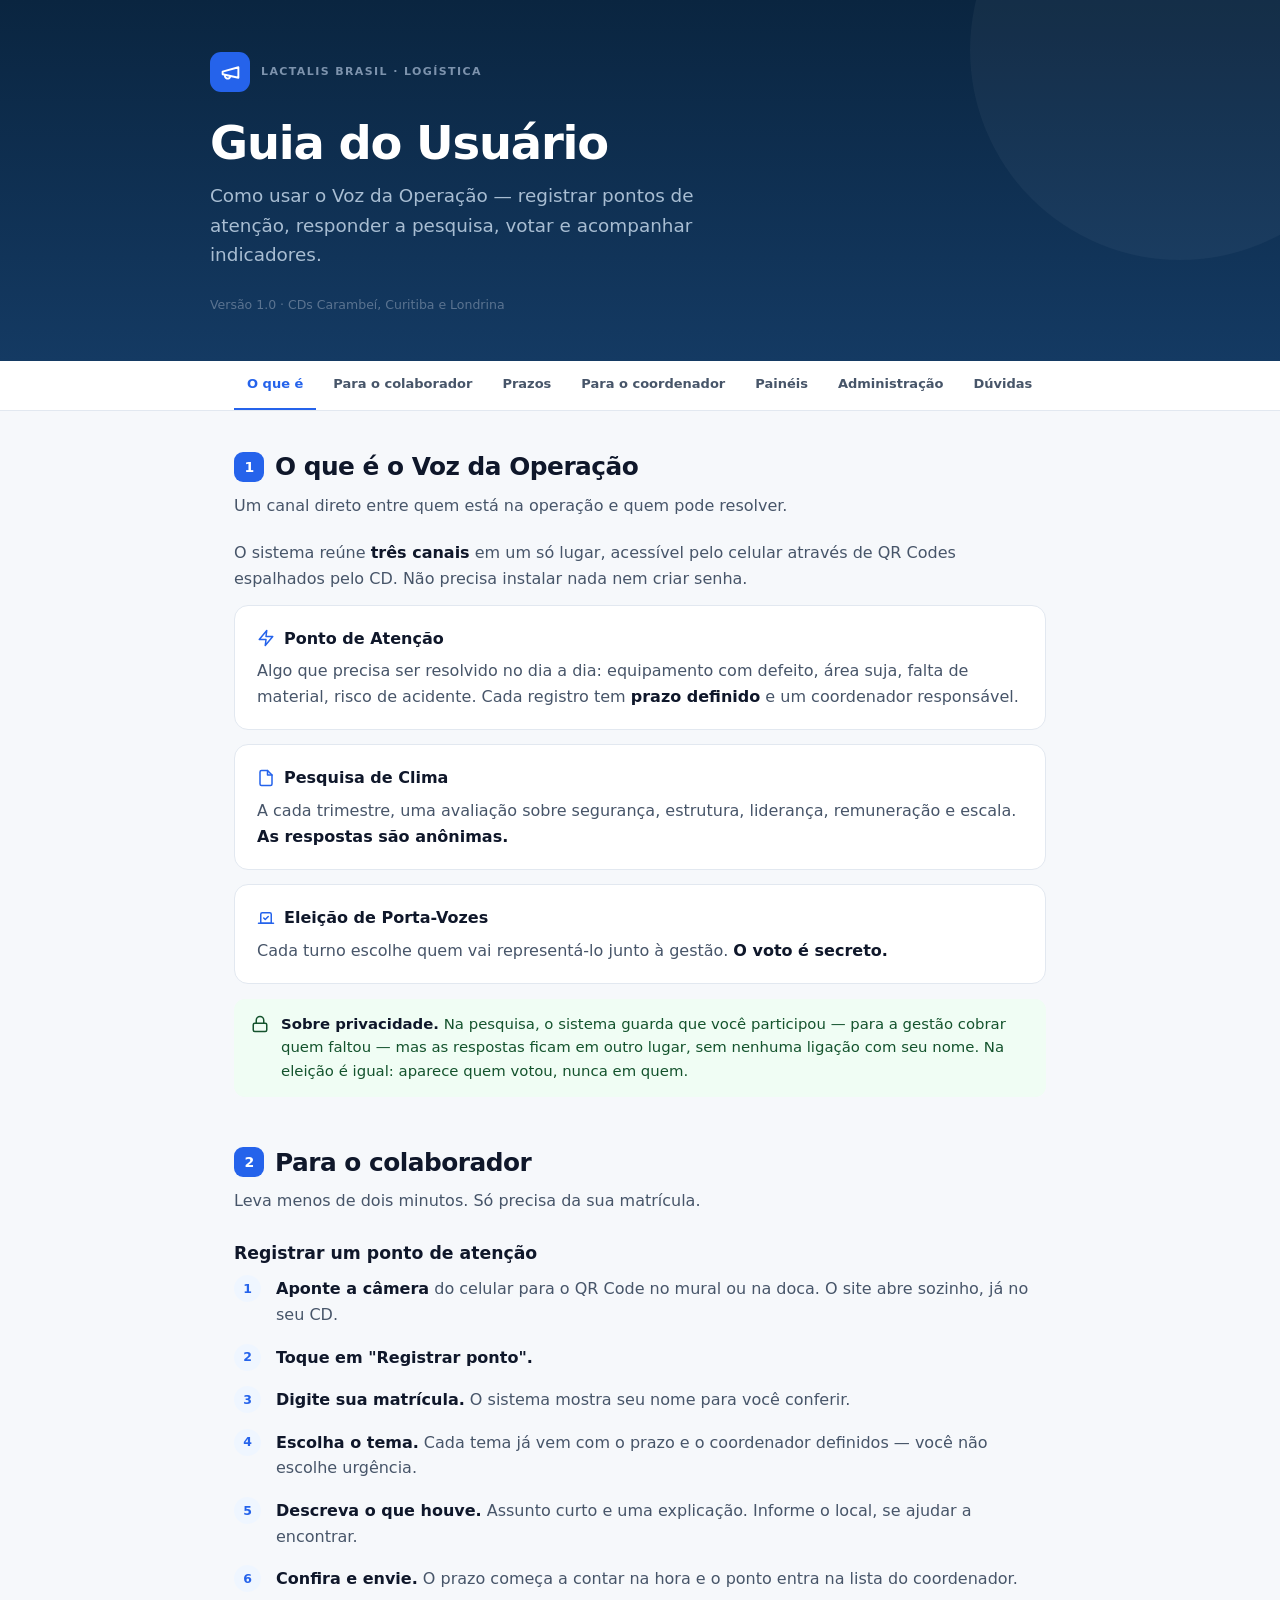
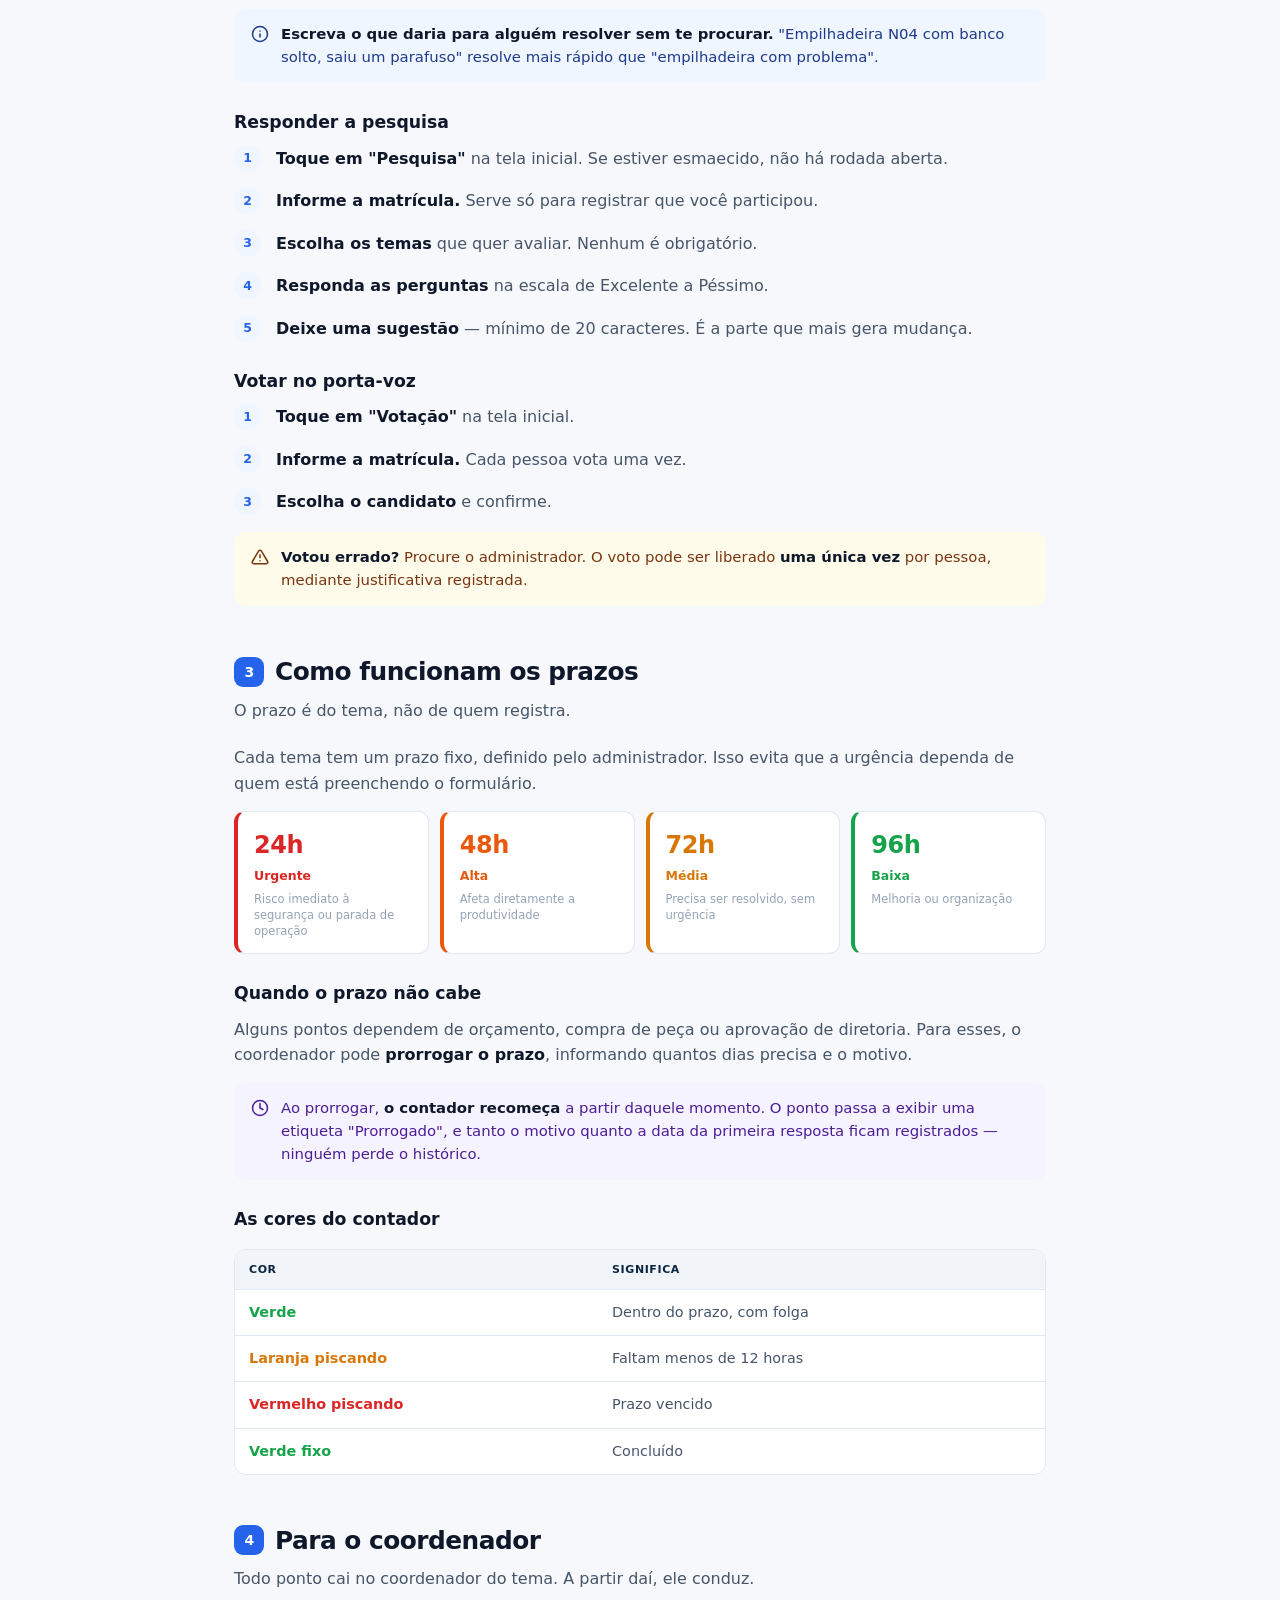
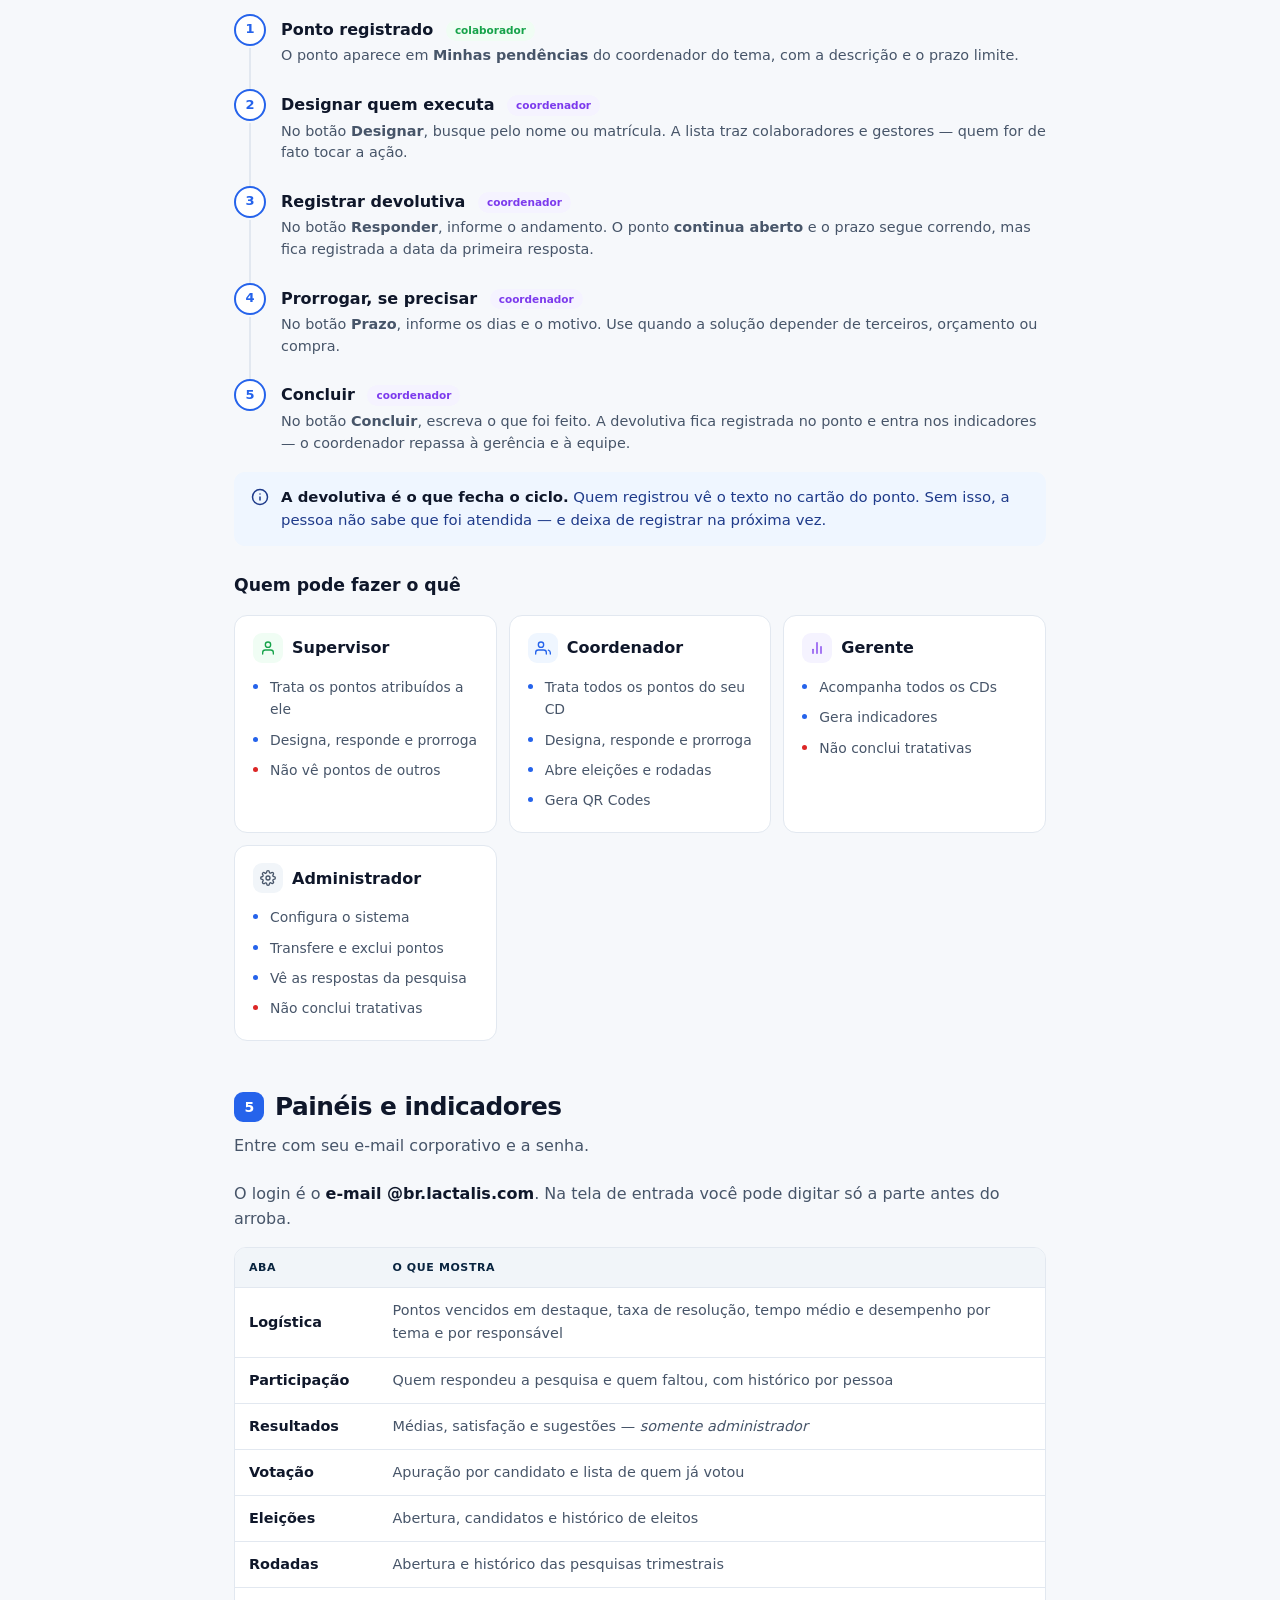
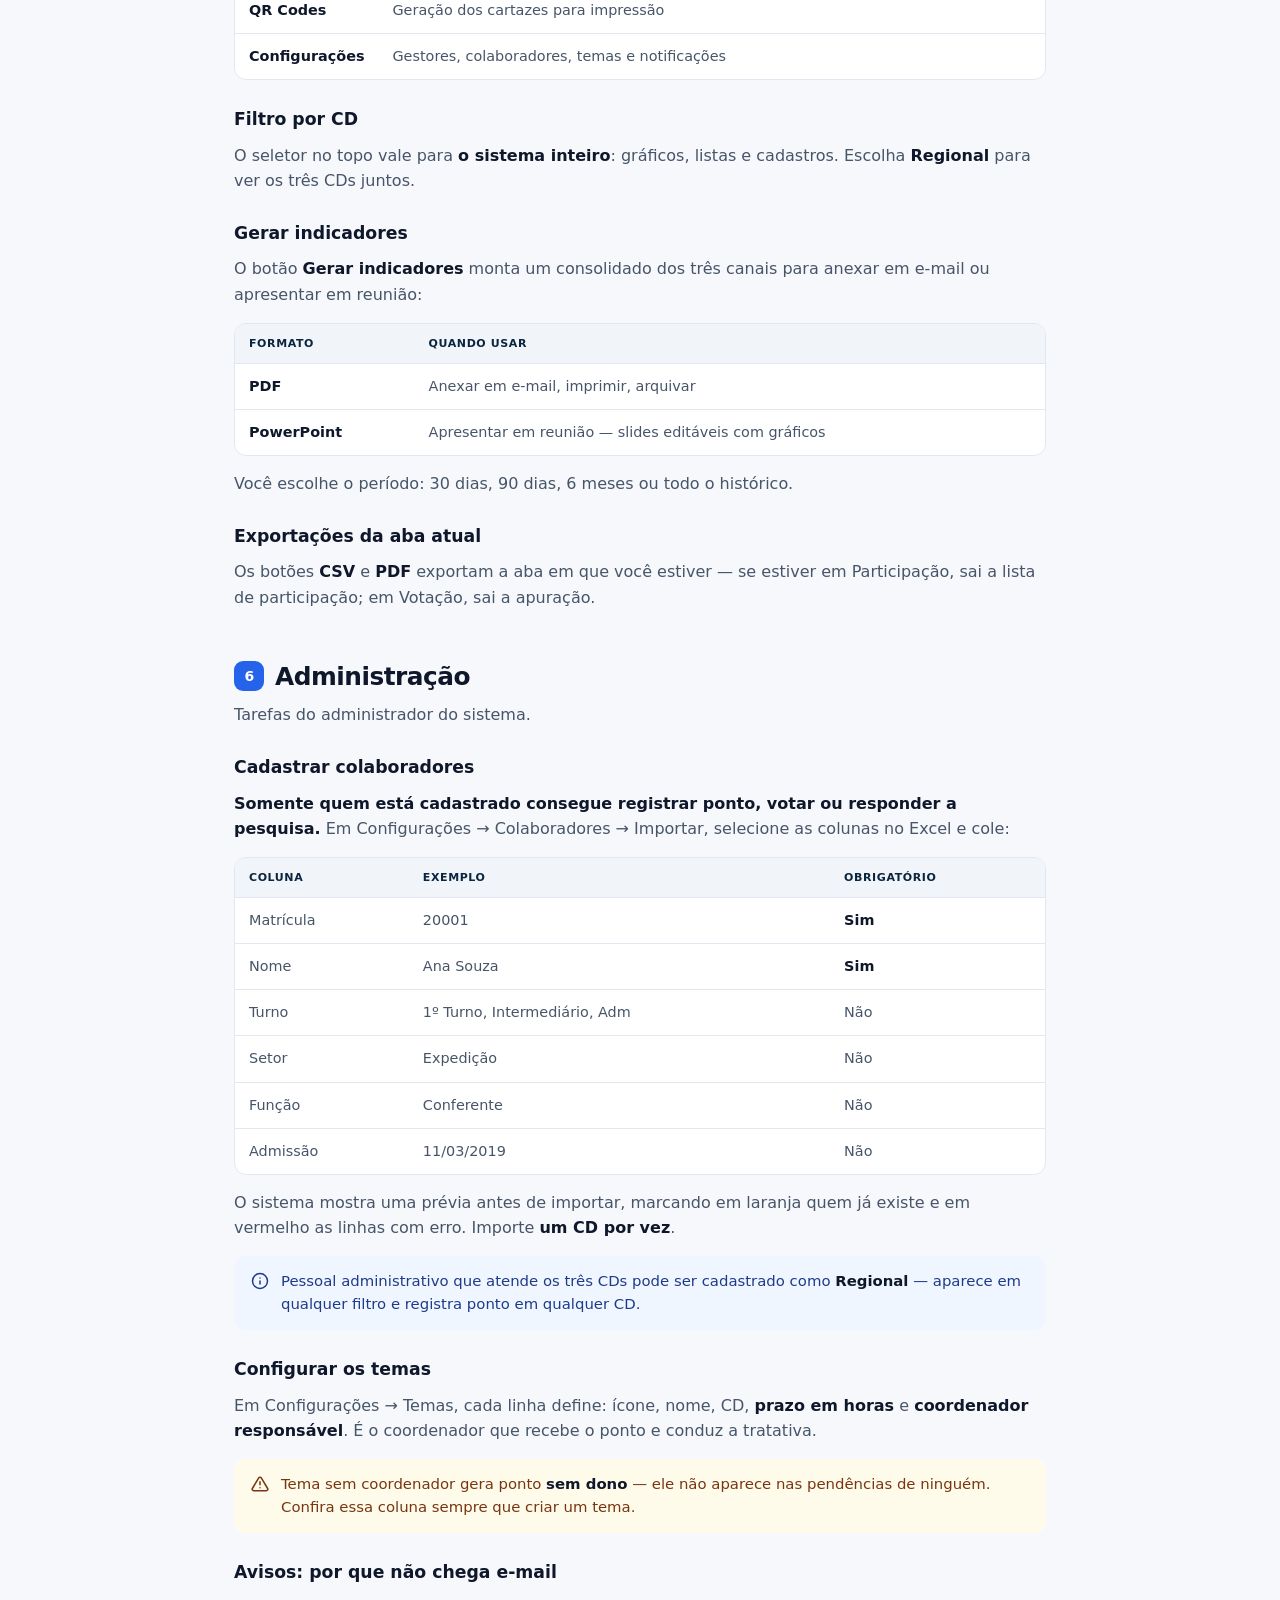
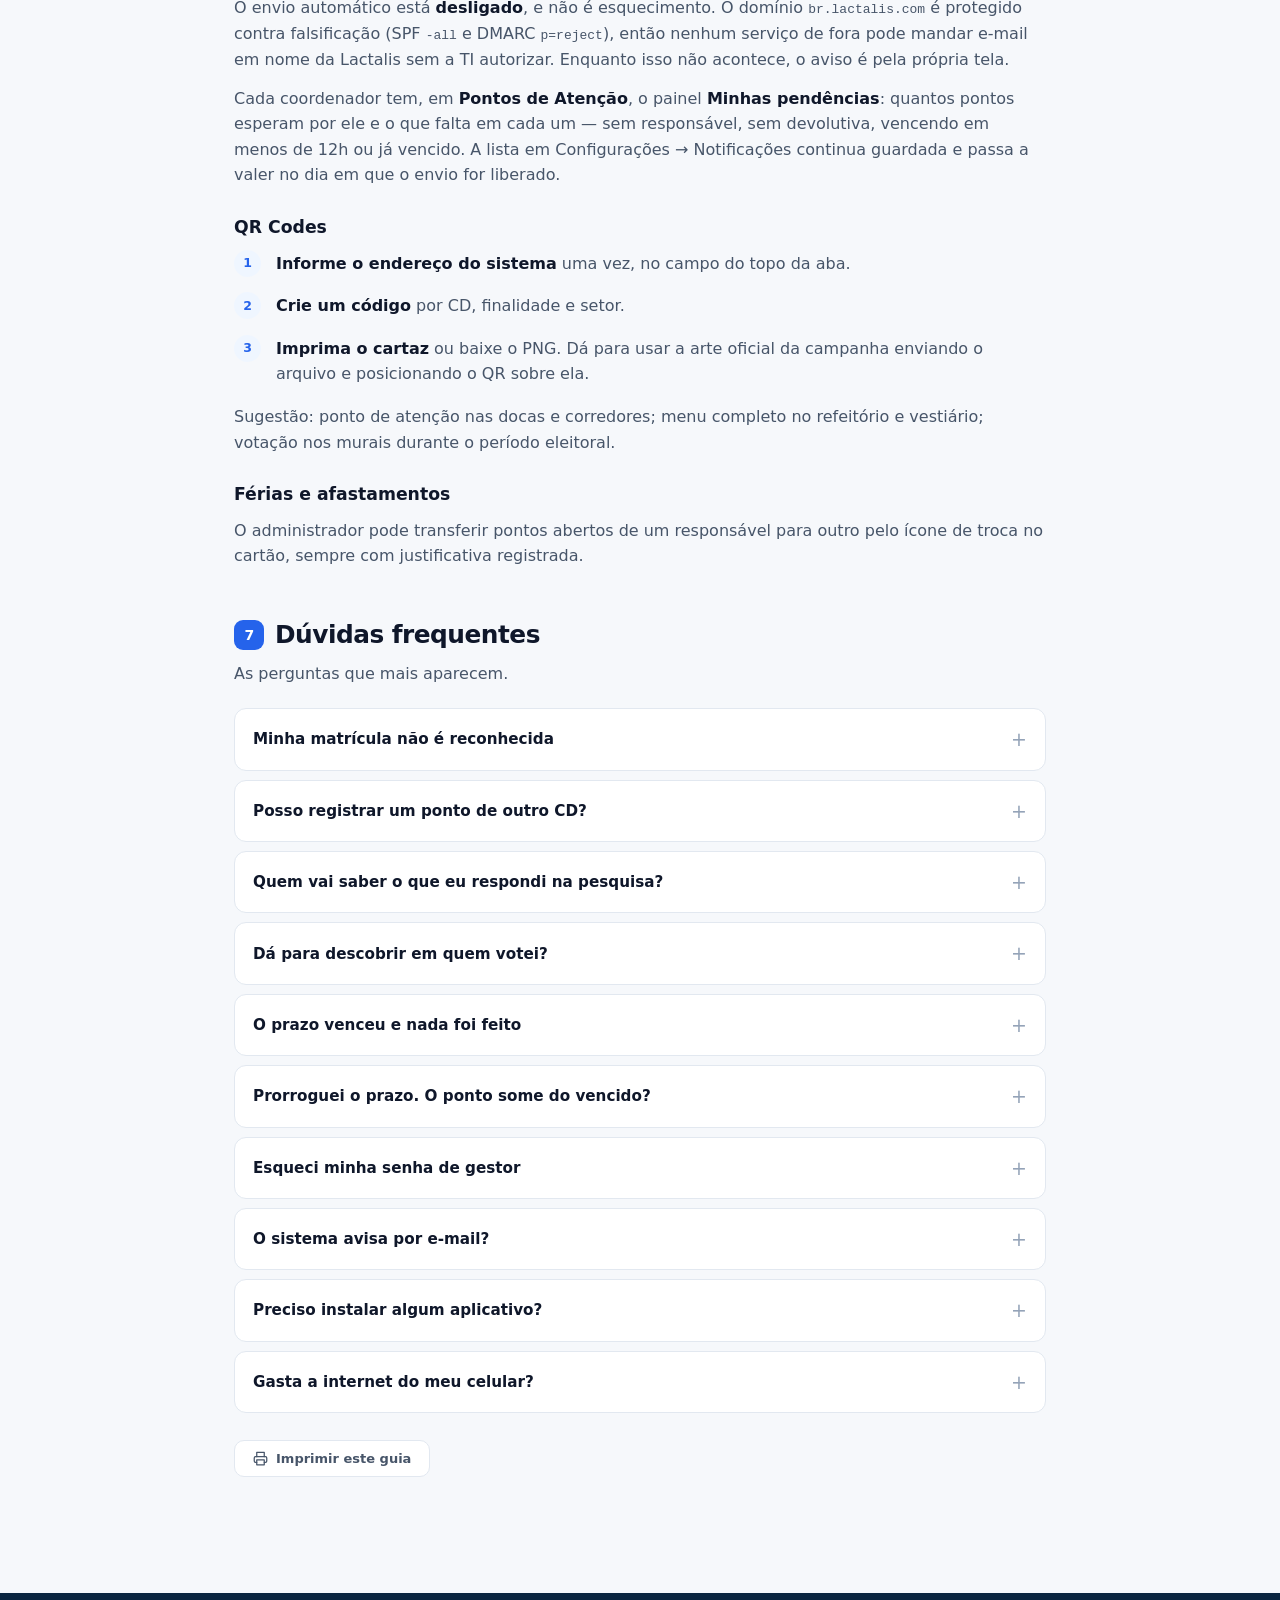
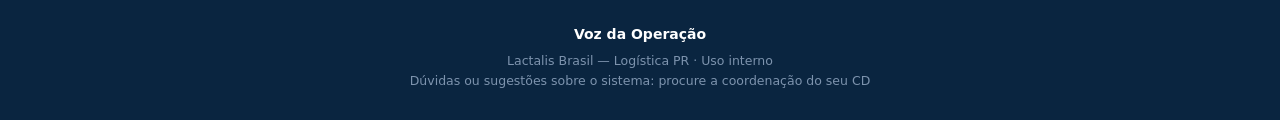
<file: guia.html>
<!DOCTYPE html>
<html lang="pt-BR">
<head>
<meta charset="UTF-8">
<meta name="viewport" content="width=device-width, initial-scale=1">
<title>Guia do Usuário — Voz da Operação</title>
<style>
*{box-sizing:border-box;margin:0;padding:0}
:root{
  --navy:#0a2540; --azul:#2563eb; --azul-claro:#eff6ff;
  --verde:#16a34a; --verde-bg:#f0fdf4; --ambar:#d97706; --ambar-bg:#fffbeb;
  --vermelho:#dc2626; --vermelho-bg:#fef2f2; --roxo:#7c3aed; --roxo-bg:#f5f3ff;
  --txt:#0f172a; --txt2:#475569; --txt3:#94a3b8; --linha:#e2e8f0; --bg:#f6f8fb;
}
body{font-family:'Segoe UI',system-ui,-apple-system,Arial,sans-serif;background:var(--bg);
  color:var(--txt);line-height:1.6;-webkit-text-size-adjust:100%}
.ic{display:inline-block;vertical-align:-.14em;flex-shrink:0}

/* ---------- capa ---------- */
.capa{background:linear-gradient(180deg,#0a2540,#143a63);color:#fff;padding:52px 24px 46px;position:relative;overflow:hidden}
.capa::after{content:'';position:absolute;width:420px;height:420px;border-radius:50%;
  background:rgba(255,255,255,.04);top:-160px;right:-110px}
.capa-in{max-width:860px;margin:0 auto;position:relative}
.capa .marca{display:flex;align-items:center;gap:11px;margin-bottom:26px}
.capa .logo{width:40px;height:40px;background:var(--azul);border-radius:11px;display:flex;align-items:center;justify-content:center}
.capa .eyebrow{font-size:11px;font-weight:800;letter-spacing:1.4px;color:#7d93ad}
.capa h1{font-size:clamp(2rem,6vw,2.9rem);font-weight:800;letter-spacing:-1.2px;line-height:1.08}
.capa p{font-size:clamp(1rem,2.6vw,1.15rem);color:#a8bdd2;margin-top:13px;max-width:520px}
.capa .meta{margin-top:26px;font-size:12.5px;color:#5a7390}

/* ---------- navegação ---------- */
.indice{background:#fff;border-bottom:1px solid var(--linha);position:sticky;top:0;z-index:50}
.indice-in{max-width:860px;margin:0 auto;padding:0 24px;display:flex;gap:4px;overflow-x:auto}
.indice a{padding:13px 13px;font-size:13px;font-weight:600;color:var(--txt2);text-decoration:none;
  white-space:nowrap;border-bottom:2.5px solid transparent;transition:.15s}
.indice a:hover{color:var(--azul)}

main{max-width:860px;margin:0 auto;padding:36px 24px 70px}
section{margin-bottom:46px;scroll-margin-top:60px}
h2{font-size:1.55rem;font-weight:800;letter-spacing:-.5px;margin-bottom:6px;
  display:flex;align-items:center;gap:11px}
h2 .n{width:30px;height:30px;border-radius:9px;background:var(--azul);color:#fff;
  font-size:14px;display:flex;align-items:center;justify-content:center;flex-shrink:0}
.sub{color:var(--txt2);font-size:1rem;margin-bottom:22px}
h3{font-size:1.08rem;font-weight:700;margin:26px 0 9px;color:var(--txt)}
p{margin-bottom:13px;color:var(--txt2)}
strong{color:var(--txt);font-weight:700}

.card{background:#fff;border:1px solid var(--linha);border-radius:14px;padding:20px 22px;margin-bottom:14px}
.card h4{font-size:1rem;font-weight:700;margin-bottom:7px;display:flex;align-items:center;gap:9px}

/* passos */
.passos{counter-reset:p;list-style:none}
.passos li{counter-increment:p;position:relative;padding-left:42px;margin-bottom:17px;color:var(--txt2)}
.passos li::before{content:counter(p);position:absolute;left:0;top:-1px;width:27px;height:27px;
  border-radius:50%;background:var(--azul-claro);color:var(--azul);font-size:12.5px;font-weight:800;
  display:flex;align-items:center;justify-content:center}
.passos li b{color:var(--txt)}

/* avisos */
.aviso{display:flex;gap:12px;padding:14px 17px;border-radius:11px;margin:15px 0;font-size:.93rem;line-height:1.55}
.aviso .ic{margin-top:2px}
.aviso.info{background:var(--azul-claro);color:#1e3a8a}
.aviso.ok{background:var(--verde-bg);color:#14532d}
.aviso.alerta{background:var(--ambar-bg);color:#78350f}
.aviso.perigo{background:var(--vermelho-bg);color:#7f1d1d}
.aviso.roxo{background:var(--roxo-bg);color:#4c1d95}

/* tabelas */
.tab-wrap{overflow-x:auto;border:1px solid var(--linha);border-radius:12px;margin:15px 0;background:#fff}
table{width:100%;border-collapse:collapse;font-size:.9rem;min-width:420px}
th{background:#f1f5f9;color:var(--navy);font-size:11px;text-transform:uppercase;letter-spacing:.6px;
  font-weight:800;padding:11px 14px;text-align:left;white-space:nowrap}
td{padding:11px 14px;border-top:1px solid var(--linha);color:var(--txt2)}
td strong{color:var(--txt)}

/* prazos */
.prazos{display:grid;grid-template-columns:repeat(auto-fit,minmax(150px,1fr));gap:11px;margin:15px 0}
.prazo{background:#fff;border:1.5px solid var(--linha);border-left-width:4px;border-radius:11px;padding:14px 16px}
.prazo .h{font-size:1.5rem;font-weight:800;letter-spacing:-.5px}
.prazo .l{font-size:12.5px;font-weight:700;margin-top:1px}
.prazo .d{font-size:11.5px;color:var(--txt3);margin-top:5px;line-height:1.4}
.p24{border-left-color:var(--vermelho)} .p24 .h,.p24 .l{color:var(--vermelho)}
.p48{border-left-color:#ea580c} .p48 .h,.p48 .l{color:#ea580c}
.p72{border-left-color:var(--ambar)} .p72 .h,.p72 .l{color:var(--ambar)}
.p96{border-left-color:var(--verde)} .p96 .h,.p96 .l{color:var(--verde)}

/* papéis */
.papeis{display:grid;grid-template-columns:repeat(auto-fit,minmax(200px,1fr));gap:12px;margin:15px 0}
.papel{background:#fff;border:1px solid var(--linha);border-radius:13px;padding:17px 18px}
.papel .t{font-size:1rem;font-weight:700;display:flex;align-items:center;gap:9px;margin-bottom:9px}
.papel ul{list-style:none;font-size:.87rem;color:var(--txt2)}
.papel li{padding:4px 0 4px 17px;position:relative}
.papel li::before{content:'';position:absolute;left:0;top:12px;width:5px;height:5px;border-radius:50%;background:var(--azul)}
.papel li.nao::before{background:var(--vermelho)}
.pap-ic{width:30px;height:30px;border-radius:9px;display:flex;align-items:center;justify-content:center}

/* fluxo */
.fluxo{display:flex;flex-direction:column;gap:0;margin:18px 0}
.etapa{display:flex;gap:15px;position:relative;padding-bottom:22px}
.etapa:last-child{padding-bottom:0}
.etapa::before{content:'';position:absolute;left:15px;top:34px;bottom:0;width:2px;background:var(--linha)}
.etapa:last-child::before{display:none}
.etapa-n{width:32px;height:32px;border-radius:50%;background:#fff;border:2px solid var(--azul);
  color:var(--azul);font-size:13px;font-weight:800;display:flex;align-items:center;justify-content:center;
  flex-shrink:0;z-index:1}
.etapa-c{flex:1;padding-top:3px}
.etapa-t{font-weight:700;color:var(--txt);margin-bottom:3px}
.etapa-d{font-size:.9rem;color:var(--txt2);line-height:1.5}
.quem{display:inline-block;font-size:10.5px;font-weight:800;padding:2px 9px;border-radius:20px;
  background:var(--azul-claro);color:var(--azul);margin-left:7px;vertical-align:1px}
.quem.colab{background:var(--verde-bg);color:var(--verde)}
.quem.coord{background:var(--roxo-bg);color:var(--roxo)}

/* perguntas */
.faq{background:#fff;border:1px solid var(--linha);border-radius:12px;margin-bottom:9px;overflow:hidden}
.faq summary{padding:15px 18px;font-weight:700;cursor:pointer;font-size:.95rem;
  display:flex;justify-content:space-between;align-items:center;gap:12px;list-style:none}
.faq summary::-webkit-details-marker{display:none}
.faq summary::after{content:'+';font-size:19px;color:var(--txt3);font-weight:400;flex-shrink:0}
.faq[open] summary::after{content:'–'}
.faq summary:hover{background:#f8fafc}
.faq-c{padding:0 18px 17px;font-size:.92rem;color:var(--txt2);line-height:1.6}
.faq-c p:last-child{margin-bottom:0}

footer{background:var(--navy);color:#7d93ad;padding:30px 24px;text-align:center;font-size:12.5px}
footer strong{color:#fff;display:block;font-size:14px;margin-bottom:5px}

.btn-print{display:inline-flex;align-items:center;gap:8px;padding:10px 18px;border-radius:10px;
  border:1.5px solid var(--linha);background:#fff;color:var(--txt2);font-size:13px;font-weight:600;
  cursor:pointer;font-family:inherit;margin-top:18px}
.btn-print:hover{border-color:var(--azul);color:var(--azul)}

@media print{
  .indice,.btn-print{display:none}
  body{background:#fff}
  section{break-inside:avoid;margin-bottom:28px}
  .capa{padding:30px 20px}
  .faq{break-inside:avoid}
  .faq-c{display:block!important}
  details{open:true}
}
@media(max-width:600px){
  main{padding:26px 16px 50px}
  .indice-in{padding:0 16px}
  .capa{padding:38px 18px 34px}
}
</style>
</head>
<body>

<div class="capa"><div class="capa-in">
  <div class="marca">
    <div class="logo"><svg class="ic" width="21" height="21" viewBox="0 0 24 24" fill="none" stroke="#fff" stroke-width="2.2" stroke-linecap="round" stroke-linejoin="round"><path d="m3 11 18-5v12L3 14v-3z"/><path d="M11.6 16.8a3 3 0 1 1-5.8-1.6"/></svg></div>
    <div><div class="eyebrow">LACTALIS BRASIL · LOGÍSTICA</div></div>
  </div>
  <h1>Guia do Usuário</h1>
  <p>Como usar o Voz da Operação — registrar pontos de atenção, responder a pesquisa, votar e acompanhar indicadores.</p>
  <div class="meta">Versão 1.0 · CDs Carambeí, Curitiba e Londrina</div>
</div></div>

<nav class="indice"><div class="indice-in">
  <a href="#oque">O que é</a>
  <a href="#colaborador">Para o colaborador</a>
  <a href="#prazos">Prazos</a>
  <a href="#coordenador">Para o coordenador</a>
  <a href="#gestor">Painéis</a>
  <a href="#admin">Administração</a>
  <a href="#duvidas">Dúvidas</a>
</div></nav>

<main>

<!-- ══════════ 1 ══════════ -->
<section id="oque">
  <h2><span class="n">1</span> O que é o Voz da Operação</h2>
  <p class="sub">Um canal direto entre quem está na operação e quem pode resolver.</p>

  <p>O sistema reúne <strong>três canais</strong> em um só lugar, acessível pelo celular através de QR Codes espalhados pelo CD. Não precisa instalar nada nem criar senha.</p>

  <div class="card">
    <h4><svg class="ic" width="18" height="18" viewBox="0 0 24 24" fill="none" stroke="#2563eb" stroke-width="2" stroke-linecap="round" stroke-linejoin="round"><polygon points="13 2 3 14 12 14 11 22 21 10 12 10 13 2"/></svg> Ponto de Atenção</h4>
    <p style="margin:0">Algo que precisa ser resolvido no dia a dia: equipamento com defeito, área suja, falta de material, risco de acidente. Cada registro tem <strong>prazo definido</strong> e um coordenador responsável.</p>
  </div>

  <div class="card">
    <h4><svg class="ic" width="18" height="18" viewBox="0 0 24 24" fill="none" stroke="#2563eb" stroke-width="2" stroke-linecap="round" stroke-linejoin="round"><path d="M14 2H6a2 2 0 0 0-2 2v16a2 2 0 0 0 2 2h12a2 2 0 0 0 2-2V8z"/><polyline points="14 2 14 8 20 8"/></svg> Pesquisa de Clima</h4>
    <p style="margin:0">A cada trimestre, uma avaliação sobre segurança, estrutura, liderança, remuneração e escala. <strong>As respostas são anônimas.</strong></p>
  </div>

  <div class="card">
    <h4><svg class="ic" width="18" height="18" viewBox="0 0 24 24" fill="none" stroke="#2563eb" stroke-width="2" stroke-linecap="round" stroke-linejoin="round"><path d="m9 12 2 2 4-4"/><path d="M5 7a2 2 0 0 1 2-2h10a2 2 0 0 1 2 2v12H5V7Z"/><path d="M22 19H2"/></svg> Eleição de Porta-Vozes</h4>
    <p style="margin:0">Cada turno escolhe quem vai representá-lo junto à gestão. <strong>O voto é secreto.</strong></p>
  </div>

  <div class="aviso ok">
    <svg class="ic" width="18" height="18" viewBox="0 0 24 24" fill="none" stroke="currentColor" stroke-width="2" stroke-linecap="round" stroke-linejoin="round"><rect x="3" y="11" width="18" height="11" rx="2"/><path d="M7 11V7a5 5 0 0 1 10 0v4"/></svg>
    <div><strong>Sobre privacidade.</strong> Na pesquisa, o sistema guarda que você participou — para a gestão cobrar quem faltou — mas as respostas ficam em outro lugar, sem nenhuma ligação com seu nome. Na eleição é igual: aparece quem votou, nunca em quem.</div>
  </div>
</section>

<!-- ══════════ 2 ══════════ -->
<section id="colaborador">
  <h2><span class="n">2</span> Para o colaborador</h2>
  <p class="sub">Leva menos de dois minutos. Só precisa da sua matrícula.</p>

  <h3>Registrar um ponto de atenção</h3>
  <ol class="passos">
    <li><b>Aponte a câmera</b> do celular para o QR Code no mural ou na doca. O site abre sozinho, já no seu CD.</li>
    <li><b>Toque em "Registrar ponto".</b></li>
    <li><b>Digite sua matrícula.</b> O sistema mostra seu nome para você conferir.</li>
    <li><b>Escolha o tema.</b> Cada tema já vem com o prazo e o coordenador definidos — você não escolhe urgência.</li>
    <li><b>Descreva o que houve.</b> Assunto curto e uma explicação. Informe o local, se ajudar a encontrar.</li>
    <li><b>Confira e envie.</b> O prazo começa a contar na hora e o ponto entra na lista do coordenador.</li>
  </ol>

  <div class="aviso info">
    <svg class="ic" width="18" height="18" viewBox="0 0 24 24" fill="none" stroke="currentColor" stroke-width="2" stroke-linecap="round" stroke-linejoin="round"><circle cx="12" cy="12" r="10"/><line x1="12" y1="16" x2="12" y2="12"/><line x1="12" y1="8" x2="12.01" y2="8"/></svg>
    <div><strong>Escreva o que daria para alguém resolver sem te procurar.</strong> "Empilhadeira N04 com banco solto, saiu um parafuso" resolve mais rápido que "empilhadeira com problema".</div>
  </div>

  <h3>Responder a pesquisa</h3>
  <ol class="passos">
    <li><b>Toque em "Pesquisa"</b> na tela inicial. Se estiver esmaecido, não há rodada aberta.</li>
    <li><b>Informe a matrícula.</b> Serve só para registrar que você participou.</li>
    <li><b>Escolha os temas</b> que quer avaliar. Nenhum é obrigatório.</li>
    <li><b>Responda as perguntas</b> na escala de Excelente a Péssimo.</li>
    <li><b>Deixe uma sugestão</b> — mínimo de 20 caracteres. É a parte que mais gera mudança.</li>
  </ol>

  <h3>Votar no porta-voz</h3>
  <ol class="passos">
    <li><b>Toque em "Votação"</b> na tela inicial.</li>
    <li><b>Informe a matrícula.</b> Cada pessoa vota uma vez.</li>
    <li><b>Escolha o candidato</b> e confirme.</li>
  </ol>

  <div class="aviso alerta">
    <svg class="ic" width="18" height="18" viewBox="0 0 24 24" fill="none" stroke="currentColor" stroke-width="2" stroke-linecap="round" stroke-linejoin="round"><path d="M10.29 3.86 1.82 18a2 2 0 0 0 1.71 3h16.94a2 2 0 0 0 1.71-3L13.71 3.86a2 2 0 0 0-3.42 0z"/><line x1="12" y1="9" x2="12" y2="13"/><line x1="12" y1="17" x2="12.01" y2="17"/></svg>
    <div><strong>Votou errado?</strong> Procure o administrador. O voto pode ser liberado <strong>uma única vez</strong> por pessoa, mediante justificativa registrada.</div>
  </div>
</section>

<!-- ══════════ 3 ══════════ -->
<section id="prazos">
  <h2><span class="n">3</span> Como funcionam os prazos</h2>
  <p class="sub">O prazo é do tema, não de quem registra.</p>

  <p>Cada tema tem um prazo fixo, definido pelo administrador. Isso evita que a urgência dependa de quem está preenchendo o formulário.</p>

  <div class="prazos">
    <div class="prazo p24"><div class="h">24h</div><div class="l">Urgente</div>
      <div class="d">Risco imediato à segurança ou parada de operação</div></div>
    <div class="prazo p48"><div class="h">48h</div><div class="l">Alta</div>
      <div class="d">Afeta diretamente a produtividade</div></div>
    <div class="prazo p72"><div class="h">72h</div><div class="l">Média</div>
      <div class="d">Precisa ser resolvido, sem urgência</div></div>
    <div class="prazo p96"><div class="h">96h</div><div class="l">Baixa</div>
      <div class="d">Melhoria ou organização</div></div>
  </div>

  <h3>Quando o prazo não cabe</h3>
  <p>Alguns pontos dependem de orçamento, compra de peça ou aprovação de diretoria. Para esses, o coordenador pode <strong>prorrogar o prazo</strong>, informando quantos dias precisa e o motivo.</p>

  <div class="aviso roxo">
    <svg class="ic" width="18" height="18" viewBox="0 0 24 24" fill="none" stroke="currentColor" stroke-width="2" stroke-linecap="round" stroke-linejoin="round"><circle cx="12" cy="12" r="10"/><polyline points="12 6 12 12 16 14"/></svg>
    <div>Ao prorrogar, <strong>o contador recomeça</strong> a partir daquele momento. O ponto passa a exibir uma etiqueta "Prorrogado", e tanto o motivo quanto a data da primeira resposta ficam registrados — ninguém perde o histórico.</div>
  </div>

  <h3>As cores do contador</h3>
  <div class="tab-wrap"><table>
    <thead><tr><th>Cor</th><th>Significa</th></tr></thead>
    <tbody>
      <tr><td><strong style="color:#16a34a">Verde</strong></td><td>Dentro do prazo, com folga</td></tr>
      <tr><td><strong style="color:#d97706">Laranja piscando</strong></td><td>Faltam menos de 12 horas</td></tr>
      <tr><td><strong style="color:#dc2626">Vermelho piscando</strong></td><td>Prazo vencido</td></tr>
      <tr><td><strong style="color:#16a34a">Verde fixo</strong></td><td>Concluído</td></tr>
    </tbody>
  </table></div>
</section>

<!-- ══════════ 4 ══════════ -->
<section id="coordenador">
  <h2><span class="n">4</span> Para o coordenador</h2>
  <p class="sub">Todo ponto cai no coordenador do tema. A partir daí, ele conduz.</p>

  <div class="fluxo">
    <div class="etapa"><div class="etapa-n">1</div><div class="etapa-c">
      <div class="etapa-t">Ponto registrado <span class="quem colab">colaborador</span></div>
      <div class="etapa-d">O ponto aparece em <b>Minhas pendências</b> do coordenador do tema, com a descrição e o prazo limite.</div>
    </div></div>
    <div class="etapa"><div class="etapa-n">2</div><div class="etapa-c">
      <div class="etapa-t">Designar quem executa <span class="quem coord">coordenador</span></div>
      <div class="etapa-d">No botão <b>Designar</b>, busque pelo nome ou matrícula. A lista traz colaboradores e gestores — quem for de fato tocar a ação.</div>
    </div></div>
    <div class="etapa"><div class="etapa-n">3</div><div class="etapa-c">
      <div class="etapa-t">Registrar devolutiva <span class="quem coord">coordenador</span></div>
      <div class="etapa-d">No botão <b>Responder</b>, informe o andamento. O ponto <b>continua aberto</b> e o prazo segue correndo, mas fica registrada a data da primeira resposta.</div>
    </div></div>
    <div class="etapa"><div class="etapa-n">4</div><div class="etapa-c">
      <div class="etapa-t">Prorrogar, se precisar <span class="quem coord">coordenador</span></div>
      <div class="etapa-d">No botão <b>Prazo</b>, informe os dias e o motivo. Use quando a solução depender de terceiros, orçamento ou compra.</div>
    </div></div>
    <div class="etapa"><div class="etapa-n">5</div><div class="etapa-c">
      <div class="etapa-t">Concluir <span class="quem coord">coordenador</span></div>
      <div class="etapa-d">No botão <b>Concluir</b>, escreva o que foi feito. A devolutiva fica registrada no ponto e entra nos indicadores — o coordenador repassa à gerência e à equipe.</div>
    </div></div>
  </div>

  <div class="aviso info">
    <svg class="ic" width="18" height="18" viewBox="0 0 24 24" fill="none" stroke="currentColor" stroke-width="2" stroke-linecap="round" stroke-linejoin="round"><circle cx="12" cy="12" r="10"/><line x1="12" y1="16" x2="12" y2="12"/><line x1="12" y1="8" x2="12.01" y2="8"/></svg>
    <div><strong>A devolutiva é o que fecha o ciclo.</strong> Quem registrou vê o texto no cartão do ponto. Sem isso, a pessoa não sabe que foi atendida — e deixa de registrar na próxima vez.</div>
  </div>

  <h3>Quem pode fazer o quê</h3>
  <div class="papeis">
    <div class="papel">
      <div class="t"><span class="pap-ic" style="background:#f0fdf4"><svg class="ic" width="16" height="16" viewBox="0 0 24 24" fill="none" stroke="#16a34a" stroke-width="2" stroke-linecap="round" stroke-linejoin="round"><path d="M20 21v-2a4 4 0 0 0-4-4H8a4 4 0 0 0-4 4v2"/><circle cx="12" cy="7" r="4"/></svg></span> Supervisor</div>
      <ul><li>Trata os pontos atribuídos a ele</li><li>Designa, responde e prorroga</li><li class="nao">Não vê pontos de outros</li></ul>
    </div>
    <div class="papel">
      <div class="t"><span class="pap-ic" style="background:#eff6ff"><svg class="ic" width="16" height="16" viewBox="0 0 24 24" fill="none" stroke="#2563eb" stroke-width="2" stroke-linecap="round" stroke-linejoin="round"><path d="M17 21v-2a4 4 0 0 0-4-4H5a4 4 0 0 0-4 4v2"/><circle cx="9" cy="7" r="4"/><path d="M23 21v-2a4 4 0 0 0-3-3.87"/></svg></span> Coordenador</div>
      <ul><li>Trata todos os pontos do seu CD</li><li>Designa, responde e prorroga</li><li>Abre eleições e rodadas</li><li>Gera QR Codes</li></ul>
    </div>
    <div class="papel">
      <div class="t"><span class="pap-ic" style="background:#f5f3ff"><svg class="ic" width="16" height="16" viewBox="0 0 24 24" fill="none" stroke="#7c3aed" stroke-width="2" stroke-linecap="round" stroke-linejoin="round"><line x1="18" y1="20" x2="18" y2="10"/><line x1="12" y1="20" x2="12" y2="4"/><line x1="6" y1="20" x2="6" y2="14"/></svg></span> Gerente</div>
      <ul><li>Acompanha todos os CDs</li><li>Gera indicadores</li><li class="nao">Não conclui tratativas</li></ul>
    </div>
    <div class="papel">
      <div class="t"><span class="pap-ic" style="background:#f1f5f9"><svg class="ic" width="16" height="16" viewBox="0 0 24 24" fill="none" stroke="#475569" stroke-width="2" stroke-linecap="round" stroke-linejoin="round"><circle cx="12" cy="12" r="3"/><path d="M19.4 15a1.65 1.65 0 0 0 .33 1.82l.06.06a2 2 0 1 1-2.83 2.83l-.06-.06a1.65 1.65 0 0 0-1.82-.33 1.65 1.65 0 0 0-1 1.51V21a2 2 0 1 1-4 0v-.09A1.65 1.65 0 0 0 9 19.4a1.65 1.65 0 0 0-1.82.33l-.06.06a2 2 0 1 1-2.83-2.83l.06-.06a1.65 1.65 0 0 0 .33-1.82 1.65 1.65 0 0 0-1.51-1H3a2 2 0 1 1 0-4h.09A1.65 1.65 0 0 0 4.6 9a1.65 1.65 0 0 0-.33-1.82l-.06-.06a2 2 0 1 1 2.83-2.83l.06.06A1.65 1.65 0 0 0 9 4.6a1.65 1.65 0 0 0 1-1.51V3a2 2 0 1 1 4 0v.09a1.65 1.65 0 0 0 1 1.51 1.65 1.65 0 0 0 1.82-.33l.06-.06a2 2 0 1 1 2.83 2.83l-.06.06a1.65 1.65 0 0 0-.33 1.82V9a1.65 1.65 0 0 0 1.51 1H21a2 2 0 1 1 0 4h-.09a1.65 1.65 0 0 0-1.51 1z"/></svg></span> Administrador</div>
      <ul><li>Configura o sistema</li><li>Transfere e exclui pontos</li><li>Vê as respostas da pesquisa</li><li class="nao">Não conclui tratativas</li></ul>
    </div>
  </div>
</section>

<!-- ══════════ 5 ══════════ -->
<section id="gestor">
  <h2><span class="n">5</span> Painéis e indicadores</h2>
  <p class="sub">Entre com seu e-mail corporativo e a senha.</p>

  <p>O login é o <strong>e-mail @br.lactalis.com</strong>. Na tela de entrada você pode digitar só a parte antes do arroba.</p>

  <div class="tab-wrap"><table>
    <thead><tr><th>Aba</th><th>O que mostra</th></tr></thead>
    <tbody>
      <tr><td><strong>Logística</strong></td><td>Pontos vencidos em destaque, taxa de resolução, tempo médio e desempenho por tema e por responsável</td></tr>
      <tr><td><strong>Participação</strong></td><td>Quem respondeu a pesquisa e quem faltou, com histórico por pessoa</td></tr>
      <tr><td><strong>Resultados</strong></td><td>Médias, satisfação e sugestões — <em>somente administrador</em></td></tr>
      <tr><td><strong>Votação</strong></td><td>Apuração por candidato e lista de quem já votou</td></tr>
      <tr><td><strong>Eleições</strong></td><td>Abertura, candidatos e histórico de eleitos</td></tr>
      <tr><td><strong>Rodadas</strong></td><td>Abertura e histórico das pesquisas trimestrais</td></tr>
      <tr><td><strong>QR Codes</strong></td><td>Geração dos cartazes para impressão</td></tr>
      <tr><td><strong>Configurações</strong></td><td>Gestores, colaboradores, temas e notificações</td></tr>
    </tbody>
  </table></div>

  <h3>Filtro por CD</h3>
  <p>O seletor no topo vale para <strong>o sistema inteiro</strong>: gráficos, listas e cadastros. Escolha <strong>Regional</strong> para ver os três CDs juntos.</p>

  <h3>Gerar indicadores</h3>
  <p>O botão <strong>Gerar indicadores</strong> monta um consolidado dos três canais para anexar em e-mail ou apresentar em reunião:</p>
  <div class="tab-wrap"><table>
    <thead><tr><th>Formato</th><th>Quando usar</th></tr></thead>
    <tbody>
      <tr><td><strong>PDF</strong></td><td>Anexar em e-mail, imprimir, arquivar</td></tr>
      <tr><td><strong>PowerPoint</strong></td><td>Apresentar em reunião — slides editáveis com gráficos</td></tr>
    </tbody>
  </table></div>
  <p>Você escolhe o período: 30 dias, 90 dias, 6 meses ou todo o histórico.</p>

  <h3>Exportações da aba atual</h3>
  <p>Os botões <strong>CSV</strong> e <strong>PDF</strong> exportam a aba em que você estiver — se estiver em Participação, sai a lista de participação; em Votação, sai a apuração.</p>
</section>

<!-- ══════════ 6 ══════════ -->
<section id="admin">
  <h2><span class="n">6</span> Administração</h2>
  <p class="sub">Tarefas do administrador do sistema.</p>

  <h3>Cadastrar colaboradores</h3>
  <p><strong>Somente quem está cadastrado consegue registrar ponto, votar ou responder a pesquisa.</strong> Em Configurações → Colaboradores → Importar, selecione as colunas no Excel e cole:</p>
  <div class="tab-wrap"><table>
    <thead><tr><th>Coluna</th><th>Exemplo</th><th>Obrigatório</th></tr></thead>
    <tbody>
      <tr><td>Matrícula</td><td>20001</td><td><strong>Sim</strong></td></tr>
      <tr><td>Nome</td><td>Ana Souza</td><td><strong>Sim</strong></td></tr>
      <tr><td>Turno</td><td>1º Turno, Intermediário, Adm</td><td>Não</td></tr>
      <tr><td>Setor</td><td>Expedição</td><td>Não</td></tr>
      <tr><td>Função</td><td>Conferente</td><td>Não</td></tr>
      <tr><td>Admissão</td><td>11/03/2019</td><td>Não</td></tr>
    </tbody>
  </table></div>
  <p>O sistema mostra uma prévia antes de importar, marcando em laranja quem já existe e em vermelho as linhas com erro. Importe <strong>um CD por vez</strong>.</p>

  <div class="aviso info">
    <svg class="ic" width="18" height="18" viewBox="0 0 24 24" fill="none" stroke="currentColor" stroke-width="2" stroke-linecap="round" stroke-linejoin="round"><circle cx="12" cy="12" r="10"/><line x1="12" y1="16" x2="12" y2="12"/><line x1="12" y1="8" x2="12.01" y2="8"/></svg>
    <div>Pessoal administrativo que atende os três CDs pode ser cadastrado como <strong>Regional</strong> — aparece em qualquer filtro e registra ponto em qualquer CD.</div>
  </div>

  <h3>Configurar os temas</h3>
  <p>Em Configurações → Temas, cada linha define: ícone, nome, CD, <strong>prazo em horas</strong> e <strong>coordenador responsável</strong>. É o coordenador que recebe o ponto e conduz a tratativa.</p>

  <div class="aviso alerta">
    <svg class="ic" width="18" height="18" viewBox="0 0 24 24" fill="none" stroke="currentColor" stroke-width="2" stroke-linecap="round" stroke-linejoin="round"><path d="M10.29 3.86 1.82 18a2 2 0 0 0 1.71 3h16.94a2 2 0 0 0 1.71-3L13.71 3.86a2 2 0 0 0-3.42 0z"/><line x1="12" y1="9" x2="12" y2="13"/><line x1="12" y1="17" x2="12.01" y2="17"/></svg>
    <div>Tema sem coordenador gera ponto <strong>sem dono</strong> — ele não aparece nas pendências de ninguém. Confira essa coluna sempre que criar um tema.</div>
  </div>

  <h3>Avisos: por que não chega e-mail</h3>
  <p>O envio automático está <strong>desligado</strong>, e não é esquecimento. O domínio <code>br.lactalis.com</code> é protegido contra falsificação (SPF <code>-all</code> e DMARC <code>p=reject</code>), então nenhum serviço de fora pode mandar e-mail em nome da Lactalis sem a TI autorizar. Enquanto isso não acontece, o aviso é pela própria tela.</p>
  <p>Cada coordenador tem, em <strong>Pontos de Atenção</strong>, o painel <strong>Minhas pendências</strong>: quantos pontos esperam por ele e o que falta em cada um — sem responsável, sem devolutiva, vencendo em menos de 12h ou já vencido. A lista em Configurações → Notificações continua guardada e passa a valer no dia em que o envio for liberado.</p>

  <h3>QR Codes</h3>
  <ol class="passos">
    <li><b>Informe o endereço do sistema</b> uma vez, no campo do topo da aba.</li>
    <li><b>Crie um código</b> por CD, finalidade e setor.</li>
    <li><b>Imprima o cartaz</b> ou baixe o PNG. Dá para usar a arte oficial da campanha enviando o arquivo e posicionando o QR sobre ela.</li>
  </ol>
  <p>Sugestão: ponto de atenção nas docas e corredores; menu completo no refeitório e vestiário; votação nos murais durante o período eleitoral.</p>

  <h3>Férias e afastamentos</h3>
  <p>O administrador pode transferir pontos abertos de um responsável para outro pelo ícone de troca no cartão, sempre com justificativa registrada.</p>
</section>

<!-- ══════════ 7 ══════════ -->
<section id="duvidas">
  <h2><span class="n">7</span> Dúvidas frequentes</h2>
  <p class="sub">As perguntas que mais aparecem.</p>

  <details class="faq"><summary>Minha matrícula não é reconhecida</summary>
    <div class="faq-c"><p>Três causas possíveis: você ainda não foi cadastrado, está com o CD errado selecionado na tela inicial, ou esqueceu um zero à esquerda. Confira o CD no topo e procure a supervisão se persistir.</p></div></details>

  <details class="faq"><summary>Posso registrar um ponto de outro CD?</summary>
    <div class="faq-c"><p>Não. Cada colaborador registra apenas no seu CD. A exceção é quem está cadastrado como Regional — administrativo e apoio, que atuam nos três.</p></div></details>

  <details class="faq"><summary>Quem vai saber o que eu respondi na pesquisa?</summary>
    <div class="faq-c"><p>Ninguém. Participação e respostas ficam em tabelas separadas, sem nenhuma ligação entre si. Seu coordenador vê que você participou; o conteúdo só é acessível de forma agregada, e apenas pelo administrador.</p></div></details>

  <details class="faq"><summary>Dá para descobrir em quem votei?</summary>
    <div class="faq-c"><p>Não pelo sistema. A tela de apuração mostra apenas o total por candidato, e a lista de participação não traz o voto. A restrição está no banco de dados, não só na tela.</p></div></details>

  <details class="faq"><summary>O prazo venceu e nada foi feito</summary>
    <div class="faq-c"><p>O ponto fica em vermelho piscando e aparece em destaque no painel do coordenador e da gerência. Nada é apagado — o registro permanece até ser concluído.</p></div></details>

  <details class="faq"><summary>Prorroguei o prazo. O ponto some do vencido?</summary>
    <div class="faq-c"><p>Sim, o contador recomeça e o ponto volta a ficar verde. Mas a etiqueta "Prorrogado", o motivo e a data da primeira resposta ficam visíveis no cartão e nos relatórios.</p></div></details>

  <details class="faq"><summary>Esqueci minha senha de gestor</summary>
    <div class="faq-c"><p>Procure o administrador. Ele redefine em Configurações → Gestores, no ícone de edição.</p></div></details>

  <details class="faq"><summary>O sistema avisa por e-mail?</summary>
    <div class="faq-c"><p>Ainda não. O domínio da empresa bloqueia envio por serviços externos, e liberar isso depende da TI. Por ora o aviso é pelo painel <strong>Minhas pendências</strong>, em Pontos de Atenção — vale olhar no início de cada turno.</p></div></details>

  <details class="faq"><summary>Preciso instalar algum aplicativo?</summary>
    <div class="faq-c"><p>Não. Funciona pelo navegador do celular. Se quiser acesso rápido, use "Adicionar à tela de início" no menu do navegador.</p></div></details>

  <details class="faq"><summary>Gasta a internet do meu celular?</summary>
    <div class="faq-c"><p>Praticamente nada — o sistema é bem leve, equivalente a abrir uma página de notícias.</p></div></details>

  <button class="btn-print" onclick="window.print()">
    <svg class="ic" width="15" height="15" viewBox="0 0 24 24" fill="none" stroke="currentColor" stroke-width="2" stroke-linecap="round" stroke-linejoin="round"><polyline points="6 9 6 2 18 2 18 9"/><path d="M6 18H4a2 2 0 0 1-2-2v-5a2 2 0 0 1 2-2h16a2 2 0 0 1 2 2v5a2 2 0 0 1-2 2h-2"/><rect x="6" y="14" width="12" height="8"/></svg>
    Imprimir este guia
  </button>
</section>

</main>

<footer>
  <strong>Voz da Operação</strong>
  Lactalis Brasil — Logística PR · Uso interno<br>
  Dúvidas ou sugestões sobre o sistema: procure a coordenação do seu CD
</footer>

<script>
// destaca o item do índice conforme a leitura avança
const secoes = [...document.querySelectorAll('section')];
const links  = [...document.querySelectorAll('.indice a')];
const marcar = () => {
  const y = window.scrollY + 120;
  let atual = secoes[0];
  secoes.forEach(s => { if (s.offsetTop <= y) atual = s; });
  links.forEach(a => {
    const on = a.getAttribute('href') === '#' + atual.id;
    a.style.color = on ? '#2563eb' : '';
    a.style.borderBottomColor = on ? '#2563eb' : 'transparent';
  });
};
window.addEventListener('scroll', marcar, { passive: true });
marcar();
</script>
</body>
</html>
</file>
